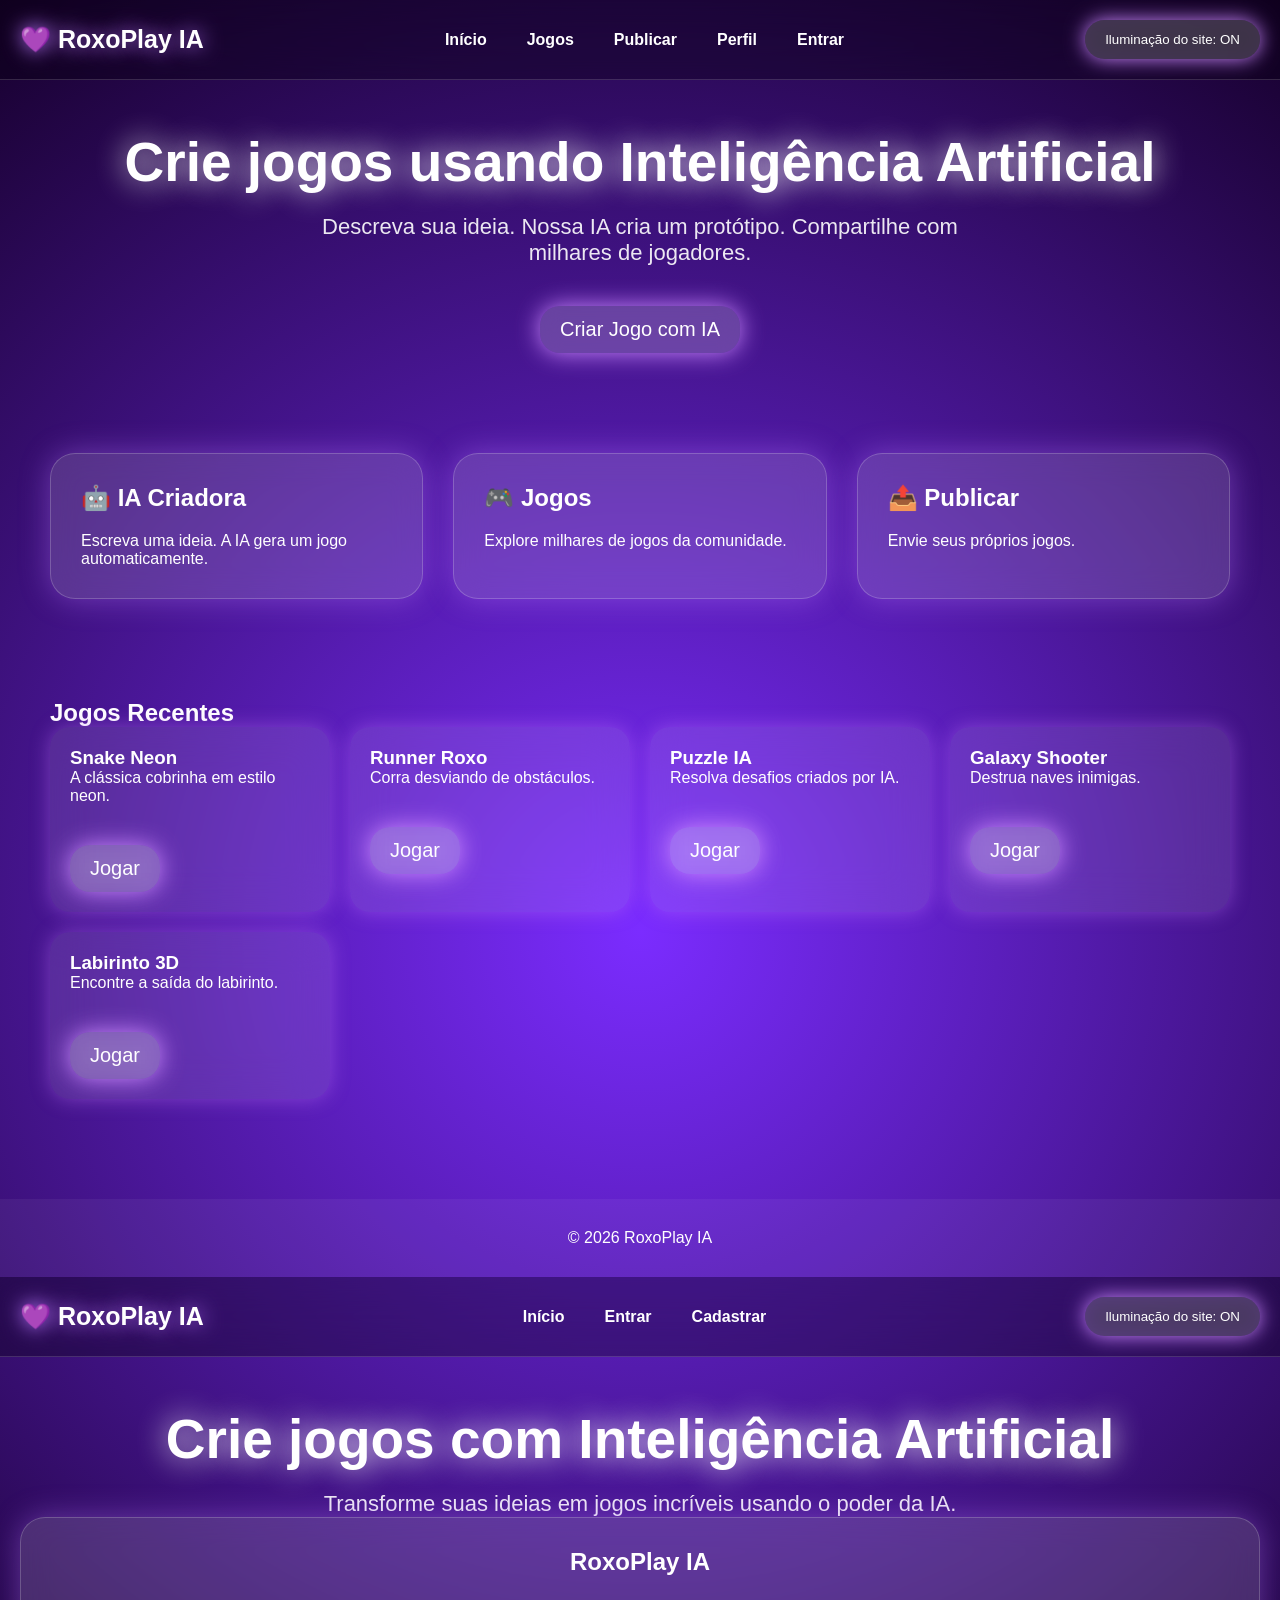
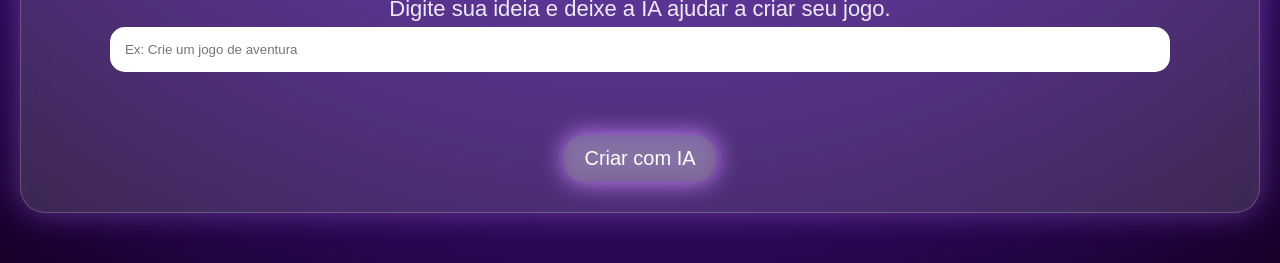
<file: index.html>
<!DOCTYPE html>
<html lang="pt-BR">
<head>
    <meta charset="UTF-8">
    <meta name="viewport" content="width=device-width, initial-scale=1.0">
    <title>RoxoPlay IA</title>

    <link rel="stylesheet" href="style.css">
</head>
<body>

<header>

    <div class="logo">
        💜 RoxoPlay IA
    </div>

    <nav>

        <a href="index.html">Início</a>

        <a href="jogos.html">Jogos</a>

        <a href="publicar.html">Publicar</a>

        <a href="perfil.html">Perfil</a>

        <a href="login.html">Entrar</a>

    </nav>

    <button id="lightButton">
        Iluminação do site: ON
    </button>

</header>

<section class="hero">

    <h1>
        Crie jogos usando Inteligência Artificial
    </h1>

    <p>

        Descreva sua ideia.

        Nossa IA cria um protótipo.

        Compartilhe com milhares de jogadores.

    </p>

    <button class="glass">
        Criar Jogo com IA
    </button>

</section>

<section class="cards">

    <div class="card">

        <h2>🤖 IA Criadora</h2>

        <p>

            Escreva uma ideia.

            A IA gera um jogo automaticamente.

        </p>

    </div>

    <div class="card">

        <h2>🎮 Jogos</h2>

        <p>

            Explore milhares de jogos da comunidade.

        </p>

    </div>

    <div class="card">

        <h2>📤 Publicar</h2>

        <p>

            Envie seus próprios jogos.

        </p>

    </div>

</section>

<section class="recent">

<h2>Jogos Recentes</h2>

<div id="gameList">

</div>

</section>

<footer>

<p>

© 2026 RoxoPlay IA

</p>

</footer>
    
    <script src="ai.js"></script>
<script src="script.js"></script>
</body>
</html>
<!DOCTYPE html>
<html lang="pt-BR">

<head>

<meta charset="UTF-8">

<meta name="viewport" content="width=device-width, initial-scale=1.0">

<title>RoxoPlay IA</title>

<link rel="stylesheet" href="style.css">

</head>

<body>

<header>

<div class="logo">

💜 RoxoPlay IA

</div>

<nav>

<a href="index.html">Início</a>

<a href="login.html">Entrar</a>

<a href="cadastro.html">Cadastrar</a>

</nav>

<button id="lightButton">

Iluminação do site: ON

</button>

</header>


<section class="hero">

<h1>Crie jogos com Inteligência Artificial</h1>

<p>

Transforme suas ideias em jogos incríveis usando o poder da IA.

</p>


<div class="card">

<h2>RoxoPlay IA</h2>

<p>

Digite sua ideia e deixe a IA ajudar a criar seu jogo.

</p>


<input id="mensagem" placeholder="Ex: Crie um jogo de aventura">


<br><br>


<button class="glass" onclick="enviarMensagem()">

Criar com IA

</button>


<div id="chat"></div>

</div>


</section>


<script src="ai.js"></script>

<script src="script.js"></script>


</body>

</html>
</file>
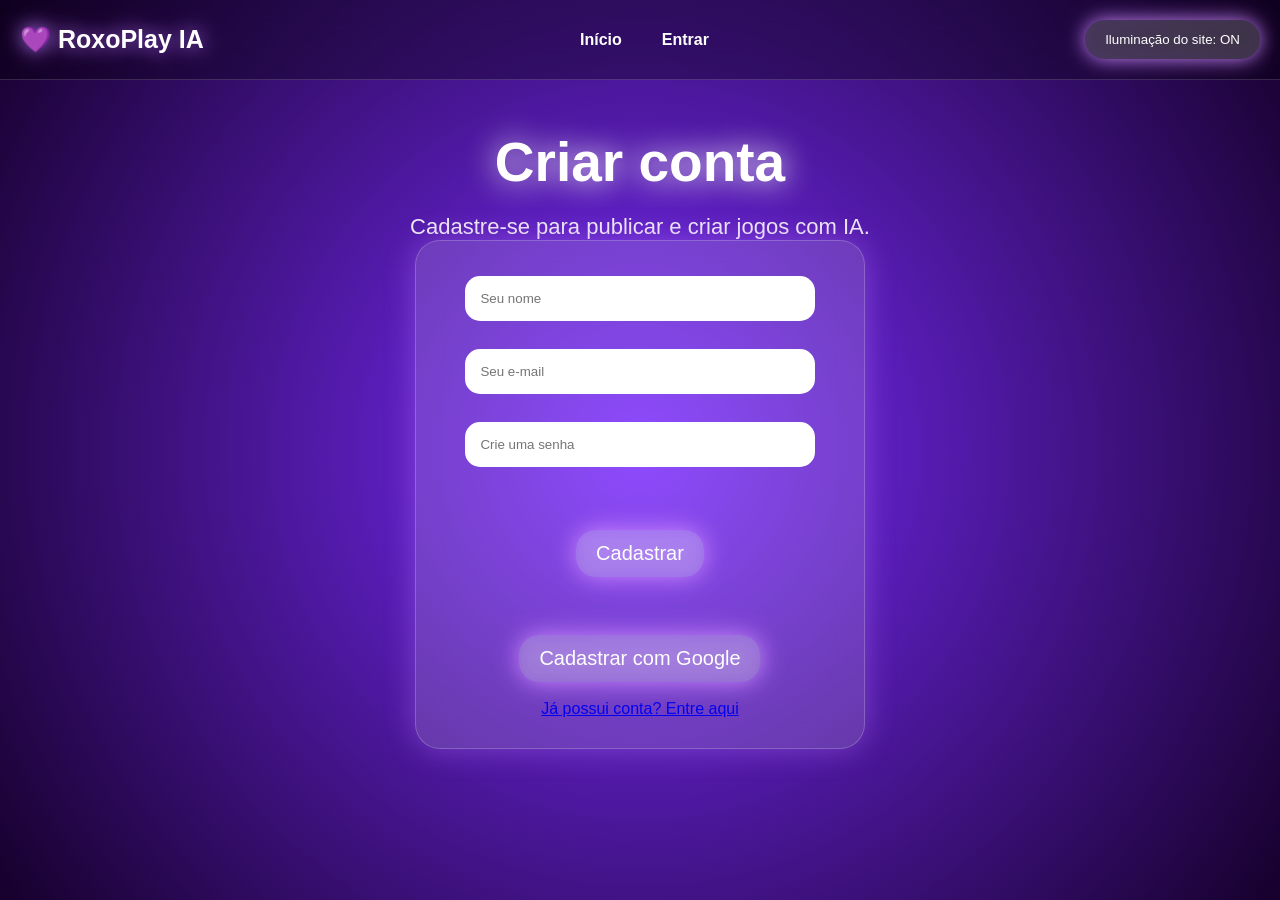
<file: cadastro.html>
<!DOCTYPE html>
<html lang="pt-BR">

<head>

<meta charset="UTF-8">

<meta name="viewport" content="width=device-width, initial-scale=1.0">

<title>Cadastrar - RoxoPlay IA</title>

<link rel="stylesheet" href="style.css">

</head>

<body>

<header>

<div class="logo">

💜 RoxoPlay IA

</div>

<nav>

<a href="index.html">Início</a>

<a href="login.html">Entrar</a>

</nav>

<button id="lightButton">

Iluminação do site: ON

</button>

</header>


<section class="hero">

<h1>Criar conta</h1>

<p>

Cadastre-se para publicar e criar jogos com IA.

</p>


<div class="card" style="max-width:450px;margin:auto;">


<input
type="text"
placeholder="Seu nome">


<br><br>


<input
type="email"
placeholder="Seu e-mail">


<br><br>


<input
type="password"
placeholder="Crie uma senha">


<br><br>


<button class="glass">

Cadastrar

</button>


<br><br>


<button class="glass">

Cadastrar com Google

</button>


<br><br>


<a href="login.html">

Já possui conta? Entre aqui

</a>


</div>

</section>


<script src="script.js"></script>

</body>

</html>
</file>
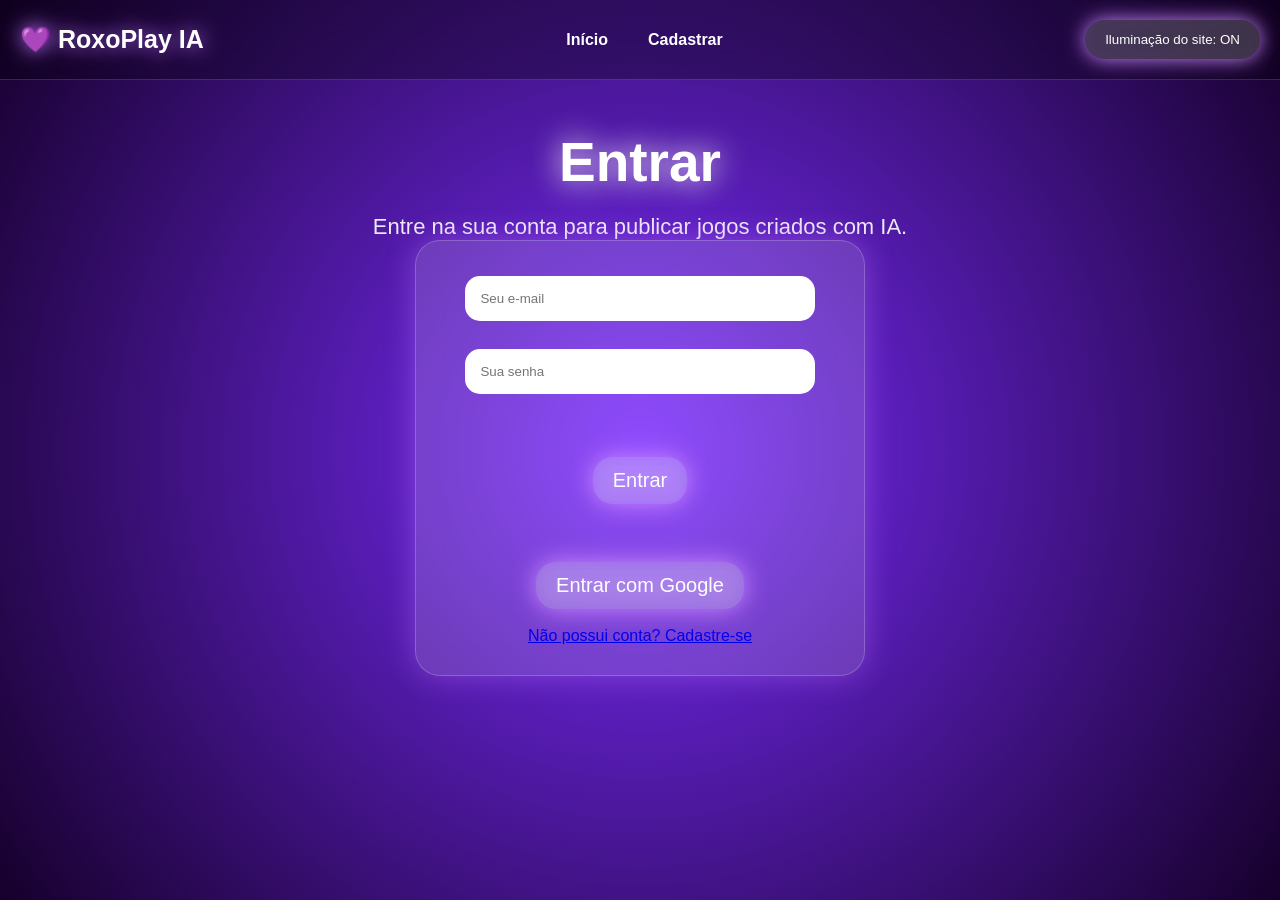
<file: login.html>
<!DOCTYPE html>
<html lang="pt-BR">

<head>

<meta charset="UTF-8">

<meta name="viewport" content="width=device-width, initial-scale=1.0">

<title>Entrar - RoxoPlay IA</title>

<link rel="stylesheet" href="style.css">

</head>

<body>

<header>

<div class="logo">

💜 RoxoPlay IA

</div>

<nav>

<a href="index.html">Início</a>

<a href="cadastro.html">Cadastrar</a>

</nav>

<button id="lightButton">

Iluminação do site: ON

</button>

</header>

<section class="hero">

<h1>Entrar</h1>

<p>

Entre na sua conta para publicar jogos criados com IA.

</p>

<div class="card" style="max-width:450px;margin:auto;">

<input
type="email"
placeholder="Seu e-mail">

<br><br>

<input
type="password"
placeholder="Sua senha">

<br><br>

<button class="glass">

Entrar

</button>

<br><br>

<button class="glass">

Entrar com Google

</button>

<br><br>

<a href="cadastro.html">

Não possui conta? Cadastre-se

</a>

</div>

</section>

<script src="script.js"></script>

</body>

</html>
</file>
<file: style.css>
*{
    margin:0;
    padding:0;
    box-sizing:border-box;
    font-family:Arial,sans-serif;
}

body{
    background:linear-gradient(-45deg,#180024,#3b0066,#6a00ff,#240046);
    background-size:400% 400%;
    animation:fundo 15s ease infinite;
    color:white;
    min-height:100vh;
    transition:.5s;
}

body.lightOff{
    background:#12001d;
}

@keyframes fundo{

0%{
background-position:0% 50%;
}

50%{
background-position:100% 50%;
}

100%{
background-position:0% 50%;
}

}

header{

display:flex;

justify-content:space-between;

align-items:center;

padding:20px 40px;

backdrop-filter:blur(20px);

background:rgba(255,255,255,.08);

border-bottom:1px solid rgba(255,255,255,.15);

position:sticky;

top:0;

z-index:100;

}

.logo{

font-size:30px;

font-weight:bold;

text-shadow:0 0 20px #bb77ff;

}

nav{

display:flex;

gap:20px;

}

nav a{

text-decoration:none;

color:white;

transition:.3s;

font-weight:bold;

}

nav a:hover{

color:#ffb3ff;

text-shadow:0 0 15px violet;

}

#lightButton{

background:rgba(255,255,255,.12);

border:1px solid rgba(255,255,255,.3);

padding:12px 18px;

border-radius:15px;

color:white;

cursor:pointer;

backdrop-filter:blur(20px);

box-shadow:0 0 20px #cc88ff;

transition:.3s;

}

#lightButton:hover{

transform:scale(1.05);

}

.hero{

padding:120px 20px;

text-align:center;

}

.hero h1{

font-size:55px;

margin-bottom:20px;

text-shadow:0 0 30px #ffffff;

}

.hero p{

font-size:22px;

opacity:.9;

max-width:700px;

margin:auto;

}

.glass{

margin-top:40px;

padding:18px 35px;

border:none;

border-radius:20px;

background:rgba(255,255,255,.15);

backdrop-filter:blur(20px);

color:white;

font-size:20px;

cursor:pointer;

box-shadow:0 0 25px #cc88ff;

transition:.3s;

}

.glass:hover{

transform:translateY(-5px);

box-shadow:0 0 40px #dd99ff;

}

.cards{

display:grid;

grid-template-columns:repeat(auto-fit,minmax(280px,1fr));

gap:30px;

padding:50px;

}

.card{

background:rgba(255,255,255,.08);

border-radius:25px;

padding:30px;

backdrop-filter:blur(20px);

border:1px solid rgba(255,255,255,.2);

box-shadow:0 0 30px rgba(187,119,255,.4);

transition:.3s;

}

.card:hover{

transform:translateY(-10px);

box-shadow:0 0 45px #cc88ff;

}

.card h2{

margin-bottom:20px;

}

.recent{

padding:50px;

}

#gameList{

display:grid;

grid-template-columns:repeat(auto-fit,minmax(250px,1fr));

gap:20px;

}

.game{

background:rgba(255,255,255,.1);

padding:20px;

border-radius:20px;

backdrop-filter:blur(20px);

box-shadow:0 0 20px rgba(200,120,255,.4);

}

footer{

padding:30px;

text-align:center;

margin-top:50px;

background:rgba(255,255,255,.05);

}

body.lightOff header,
body.lightOff .card,
body.lightOff .game,
body.lightOff footer{

background:rgba(0,0,0,.45);

}

body.lightOff .glass,
body.lightOff #lightButton{

box-shadow:0 0 30px #d77cff;

}
*{
    box-sizing:border-box;
}

body{
    margin:0;
    font-family:Arial, sans-serif;
    background:radial-gradient(circle,#7b2cff,#16002b);
    color:white;
    min-height:100vh;
}

header{
    display:flex;
    justify-content:space-between;
    align-items:center;
    padding:20px;
    background:rgba(0,0,0,0.3);
}

.logo{
    font-size:25px;
    font-weight:bold;
}

nav a{
    color:white;
    text-decoration:none;
    margin:10px;
}

button{
    cursor:pointer;
}

#lightButton,
.glass{
    padding:12px 20px;
    border:none;
    border-radius:20px;
    background:rgba(255,255,255,0.2);
    color:white;
    backdrop-filter:blur(10px);
}

.hero{
    text-align:center;
    padding:50px 20px;
}

.card{
    background:rgba(255,255,255,0.15);
    padding:30px;
    border-radius:25px;
    backdrop-filter:blur(15px);
}

input{
    width:90%;
    padding:15px;
    border-radius:15px;
    border:none;
    margin:5px;
}

.claro{
    background:white;
    color:#222;
}

.claro header{
    background:#ddd;
}

.claro nav a{
    color:#222;
}
</file>
